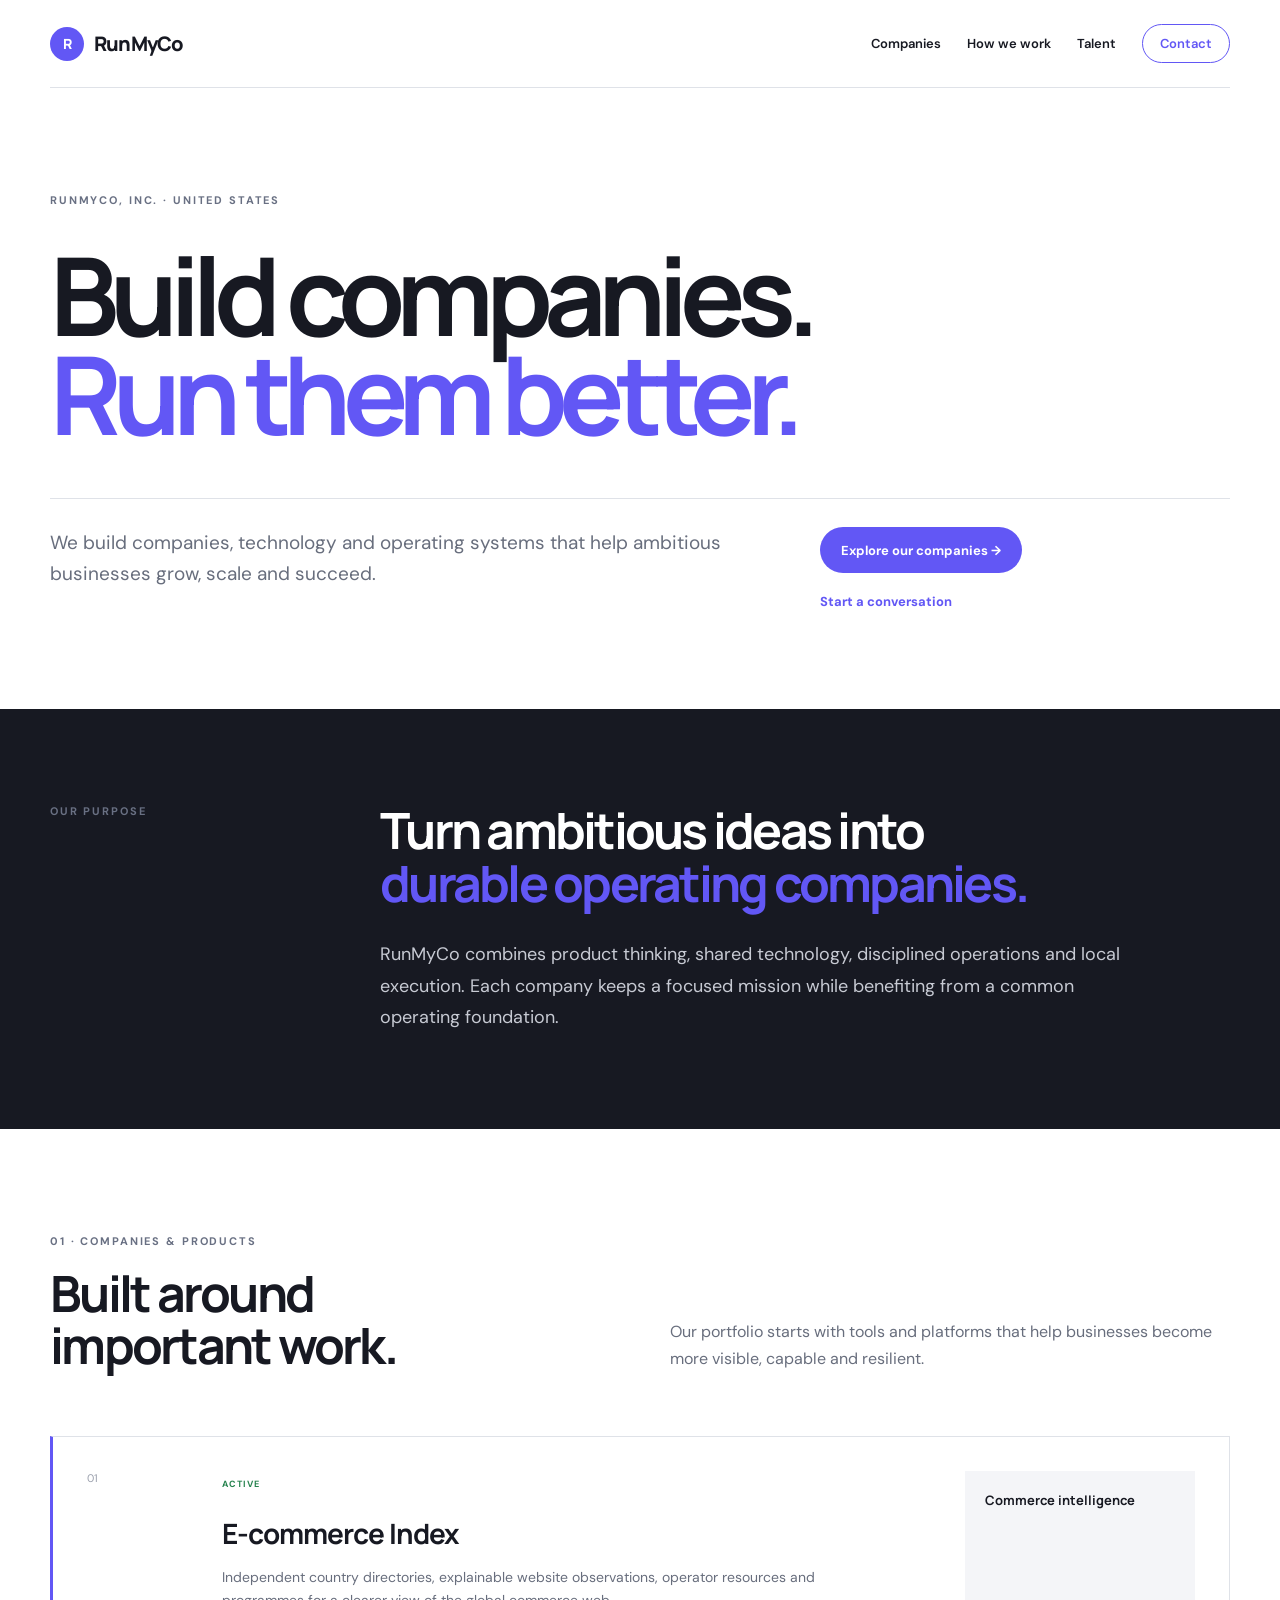
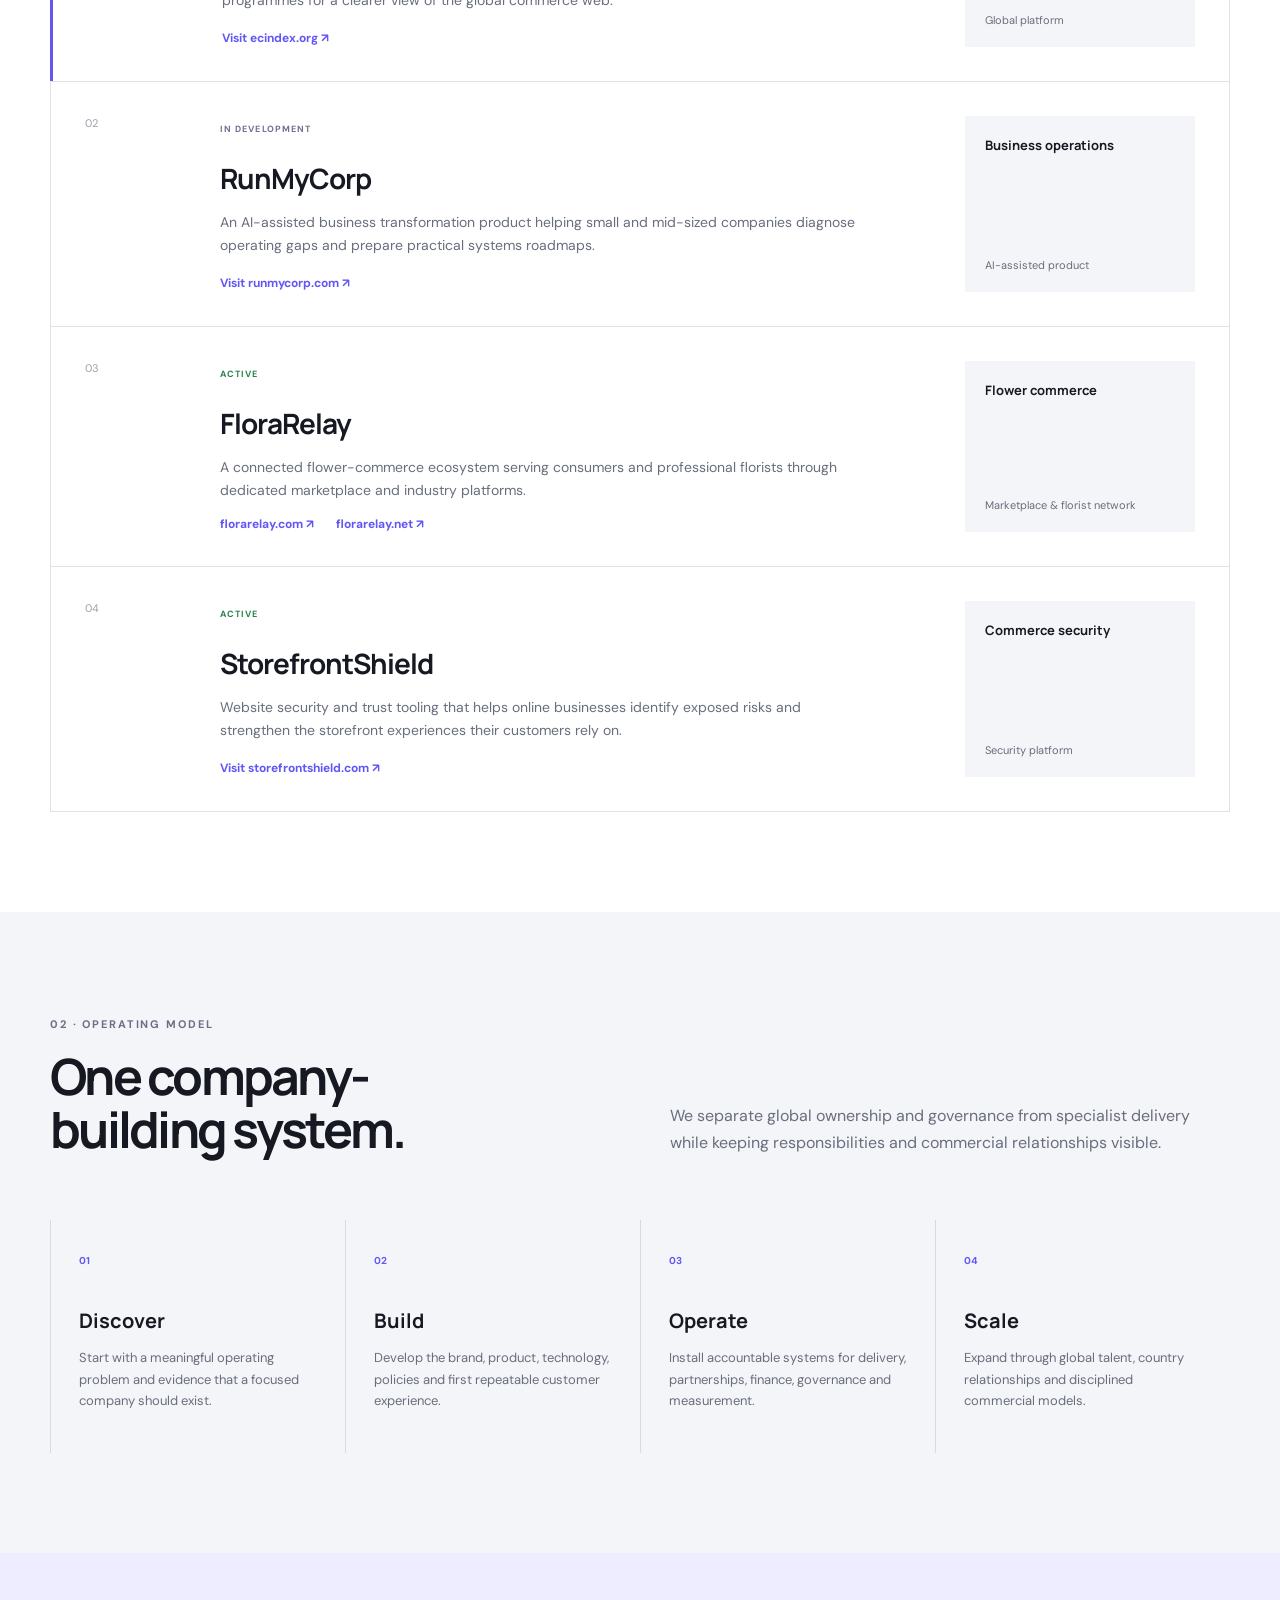
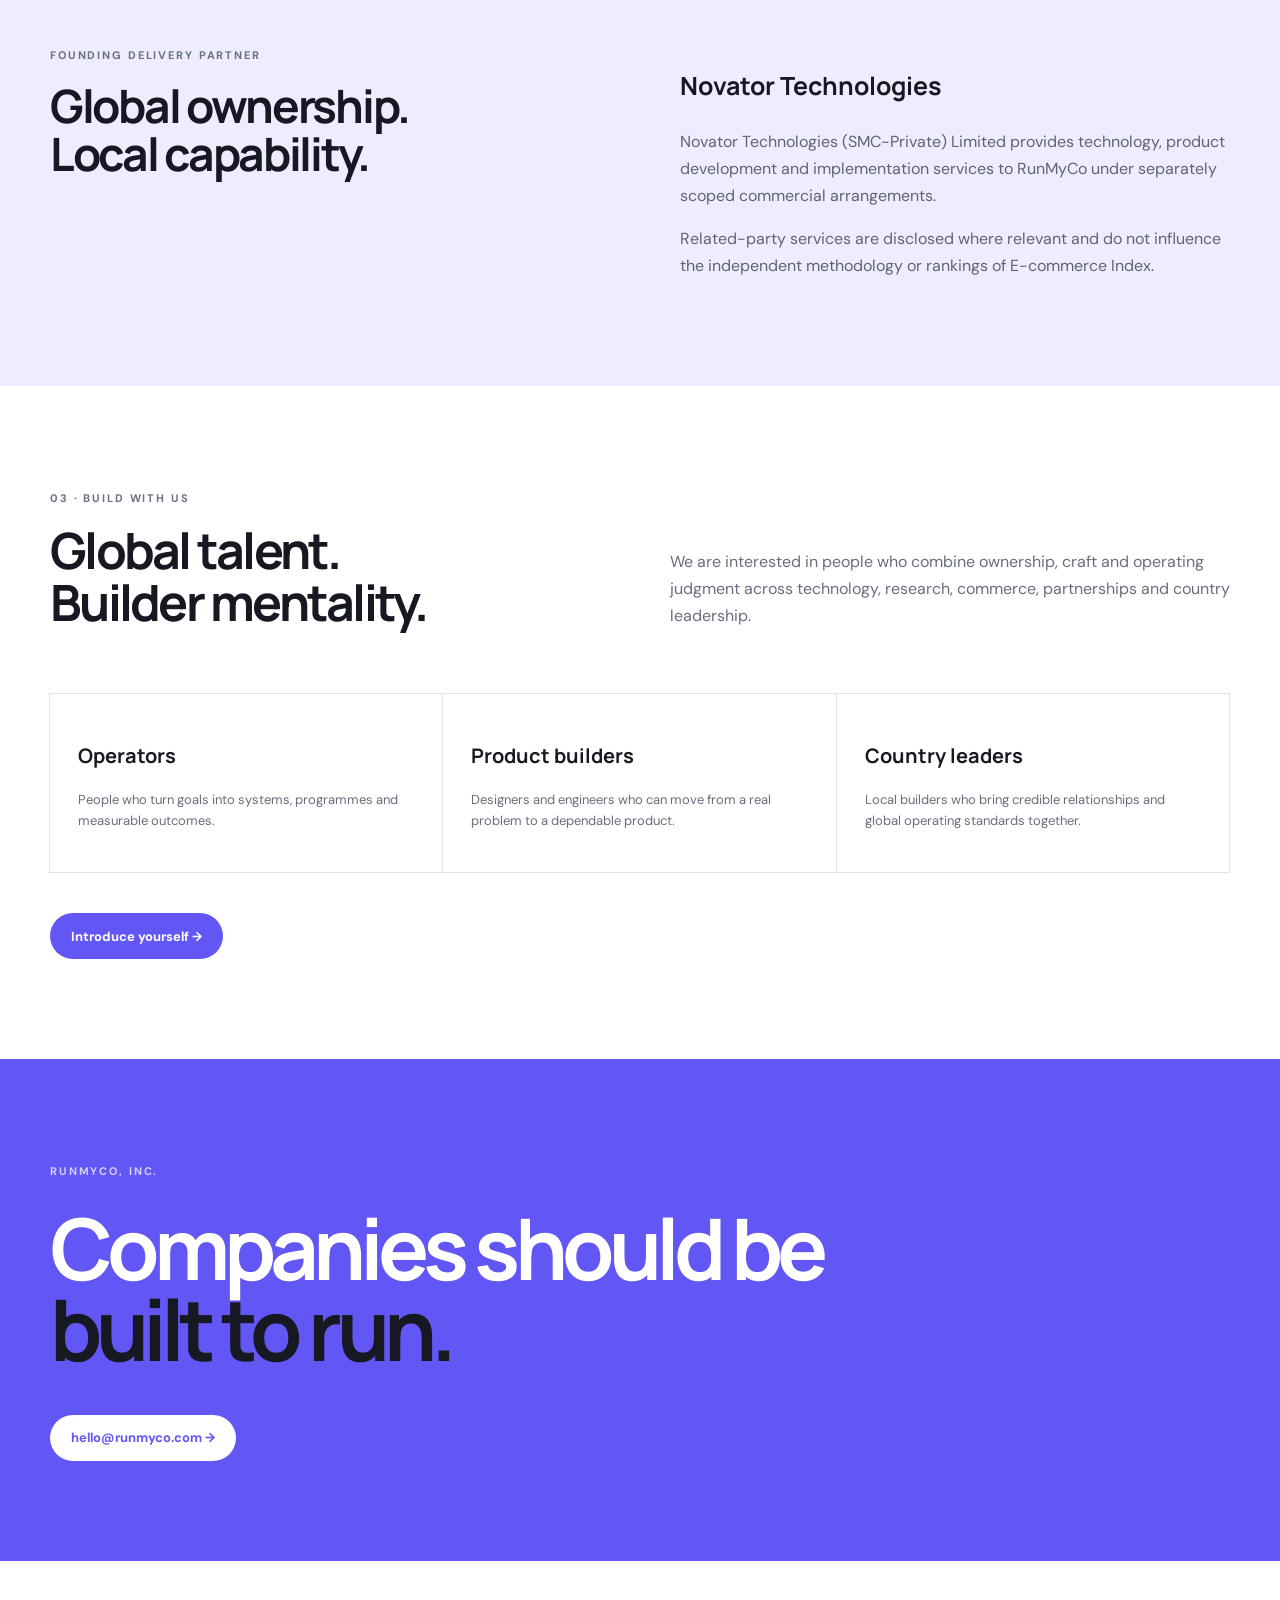
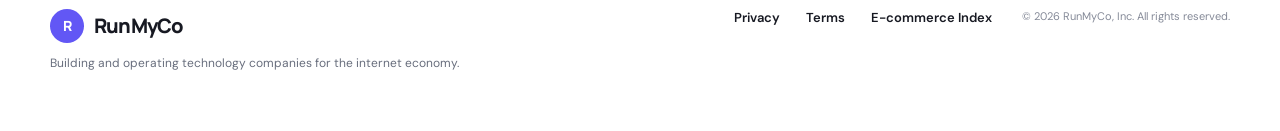
<file: index.html>
<!doctype html><html lang="en"><head><meta charset="UTF-8"><meta name="viewport" content="width=device-width,initial-scale=1"><meta name="description" content="RunMyCo, Inc. builds and operates technology companies that help businesses grow, scale and succeed."><link rel="canonical" href="https://runmyco.com/"><meta property="og:title" content="RunMyCo, Inc."><meta property="og:description" content="Build companies. Run them better."><meta property="og:url" content="https://runmyco.com/"><title>RunMyCo, Inc. — Build companies. Run them better.</title><link rel="preconnect" href="https://fonts.googleapis.com"><link rel="preconnect" href="https://fonts.gstatic.com" crossorigin><link href="https://fonts.googleapis.com/css2?family=DM+Sans:wght@400;500;600;700&family=Manrope:wght@500;600;700;800&display=swap" rel="stylesheet"><link rel="stylesheet" href="/styles.css"><link rel="icon" href="/favicon.svg" type="image/svg+xml"></head><body>
<link rel="stylesheet" href="/home-polish.css?v=20260715-3">
<header class="shell"><a class="brand" href="/"><span>R</span>RunMyCo</a><button class="menu-toggle" type="button" aria-expanded="false" aria-controls="primary-navigation" aria-label="Open navigation"><span></span><span></span><span></span></button><nav id="primary-navigation" aria-label="Primary navigation"><a href="#portfolio">Companies</a><a href="#model">How we work</a><a href="#talent">Talent</a><a href="mailto:hello@runmyco.com" class="nav-cta">Contact</a></nav></header>
<main><section class="hero shell"><div class="eyebrow">RunMyCo, Inc. · United States</div><h1>Build companies.<br><i>Run them better.</i></h1><div class="hero-bottom"><p>We build companies, technology and operating systems that help ambitious businesses grow, scale and succeed.</p><div><a class="button primary" href="#portfolio">Explore our companies →</a><a class="text-link" href="mailto:hello@runmyco.com">Start a conversation</a></div></div></section>
<section class="statement"><div class="shell"><span>OUR PURPOSE</span><h2>Turn ambitious ideas into<br><i>durable operating companies.</i></h2><p>RunMyCo combines product thinking, shared technology, disciplined operations and local execution. Each company keeps a focused mission while benefiting from a common operating foundation.</p></div></section>
<section class="portfolio shell" id="portfolio"><div class="section-intro"><div><span>01 · COMPANIES & PRODUCTS</span><h2>Built around important work.</h2></div><p>Our portfolio starts with tools and platforms that help businesses become more visible, capable and resilient.</p></div><article class="company featured"><div class="company-no">01</div><div><span class="status active">ACTIVE</span><h3>E-commerce Index</h3><p>Independent country directories, explainable website observations, operator resources and programmes for a clearer view of the global commerce web.</p><a href="https://ecindex.org" target="_blank" rel="noopener">Visit ecindex.org ↗</a></div><aside><b>Commerce intelligence</b><span>Global platform</span></aside></article><article class="company"><div class="company-no">02</div><div><span class="status development">IN DEVELOPMENT</span><h3>RunMyCorp</h3><p>An AI-assisted business transformation product helping small and mid-sized companies diagnose operating gaps and prepare practical systems roadmaps.</p><a href="https://runmycorp.com" target="_blank" rel="noopener">Visit runmycorp.com ↗</a></div><aside><b>Business operations</b><span>AI-assisted product</span></aside></article><article class="company"><div class="company-no">03</div><div><span class="status active">ACTIVE</span><h3>FloraRelay</h3><p>A connected flower-commerce ecosystem serving consumers and professional florists through dedicated marketplace and industry platforms.</p><div class="company-links"><a href="https://florarelay.com" target="_blank" rel="noopener">florarelay.com ↗</a><a href="https://florarelay.net" target="_blank" rel="noopener">florarelay.net ↗</a></div></div><aside><b>Flower commerce</b><span>Marketplace &amp; florist network</span></aside></article><article class="company"><div class="company-no">04</div><div><span class="status active">ACTIVE</span><h3>StorefrontShield</h3><p>Website security and trust tooling that helps online businesses identify exposed risks and strengthen the storefront experiences their customers rely on.</p><a href="https://storefrontshield.com" target="_blank" rel="noopener">Visit storefrontshield.com ↗</a></div><aside><b>Commerce security</b><span>Security platform</span></aside></article></section>
<section class="model" id="model"><div class="shell"><div class="section-intro"><div><span>02 · OPERATING MODEL</span><h2>One company-building system.</h2></div><p>We separate global ownership and governance from specialist delivery while keeping responsibilities and commercial relationships visible.</p></div><div class="model-grid"><article><b>01</b><h3>Discover</h3><p>Start with a meaningful operating problem and evidence that a focused company should exist.</p></article><article><b>02</b><h3>Build</h3><p>Develop the brand, product, technology, policies and first repeatable customer experience.</p></article><article><b>03</b><h3>Operate</h3><p>Install accountable systems for delivery, partnerships, finance, governance and measurement.</p></article><article><b>04</b><h3>Scale</h3><p>Expand through global talent, country relationships and disciplined commercial models.</p></article></div></div></section>
<section class="partner"><div class="shell partner-grid"><div><span>FOUNDING DELIVERY PARTNER</span><h2>Global ownership.<br>Local capability.</h2></div><div><h3>Novator Technologies</h3><p>Novator Technologies (SMC-Private) Limited provides technology, product development and implementation services to RunMyCo under separately scoped commercial arrangements.</p><p>Related-party services are disclosed where relevant and do not influence the independent methodology or rankings of E-commerce Index.</p></div></div></section>
<section class="talent shell" id="talent"><div class="section-intro"><div><span>03 · BUILD WITH US</span><h2>Global talent.<br>Builder mentality.</h2></div><p>We are interested in people who combine ownership, craft and operating judgment across technology, research, commerce, partnerships and country leadership.</p></div><div class="talent-grid"><article><h3>Operators</h3><p>People who turn goals into systems, programmes and measurable outcomes.</p></article><article><h3>Product builders</h3><p>Designers and engineers who can move from a real problem to a dependable product.</p></article><article><h3>Country leaders</h3><p>Local builders who bring credible relationships and global operating standards together.</p></article></div><a class="button primary" href="mailto:hello@runmyco.com?subject=Building%20with%20RunMyCo&body=Name%3A%0ACountry%3A%0AProfessional%20profile%3A%0AArea%20of%20interest%3A%0AWhat%20you%20would%20like%20to%20build%3A%0A">Introduce yourself →</a></section>
<section class="closing"><div class="shell"><span>RUNMYCO, INC.</span><h2>Companies should be<br><i>built to run.</i></h2><a class="button light" href="mailto:hello@runmyco.com">hello@runmyco.com →</a></div></section></main>
<footer class="shell"><div><a class="brand" href="/"><span>R</span>RunMyCo</a><p>Building and operating technology companies for the internet economy.</p></div><nav aria-label="Footer navigation"><a href="/privacy/">Privacy</a><a href="/terms/">Terms</a><a href="https://ecindex.org">E-commerce Index</a></nav><small>© 2026 RunMyCo, Inc. All rights reserved.</small></footer><script src="/mobile-menu.js" defer></script></body></html>
</file>
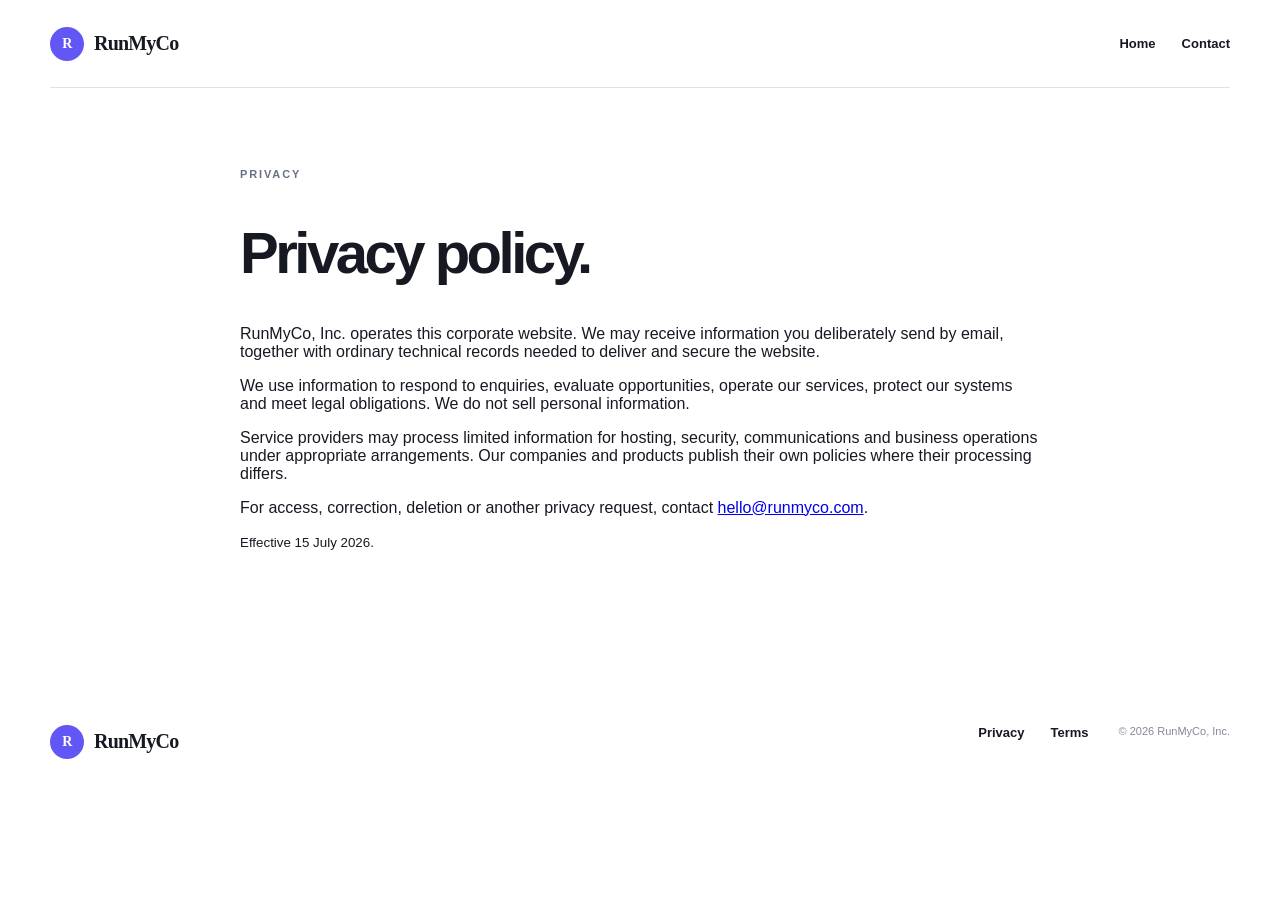
<file: privacy/index.html>
<!doctype html><html lang="en"><head><meta charset="UTF-8"><meta name="viewport" content="width=device-width,initial-scale=1"><title>Privacy — RunMyCo, Inc.</title><link rel="stylesheet" href="/styles.css"></head><body><header class="shell"><a class="brand" href="/"><span>R</span>RunMyCo</a><nav><a href="/">Home</a><a href="mailto:hello@runmyco.com">Contact</a></nav></header><main class="shell" style="max-width:800px;padding:80px 0 110px"><div class="eyebrow">Privacy</div><h1 style="font:700 58px Manrope,sans-serif;letter-spacing:-.06em">Privacy policy.</h1><p>RunMyCo, Inc. operates this corporate website. We may receive information you deliberately send by email, together with ordinary technical records needed to deliver and secure the website.</p><p>We use information to respond to enquiries, evaluate opportunities, operate our services, protect our systems and meet legal obligations. We do not sell personal information.</p><p>Service providers may process limited information for hosting, security, communications and business operations under appropriate arrangements. Our companies and products publish their own policies where their processing differs.</p><p>For access, correction, deletion or another privacy request, contact <a href="mailto:hello@runmyco.com">hello@runmyco.com</a>.</p><p><small>Effective 15 July 2026.</small></p></main><footer class="shell"><div><a class="brand" href="/"><span>R</span>RunMyCo</a></div><nav><a href="/privacy/">Privacy</a><a href="/terms/">Terms</a></nav><small>© 2026 RunMyCo, Inc.</small></footer></body></html>
</file>
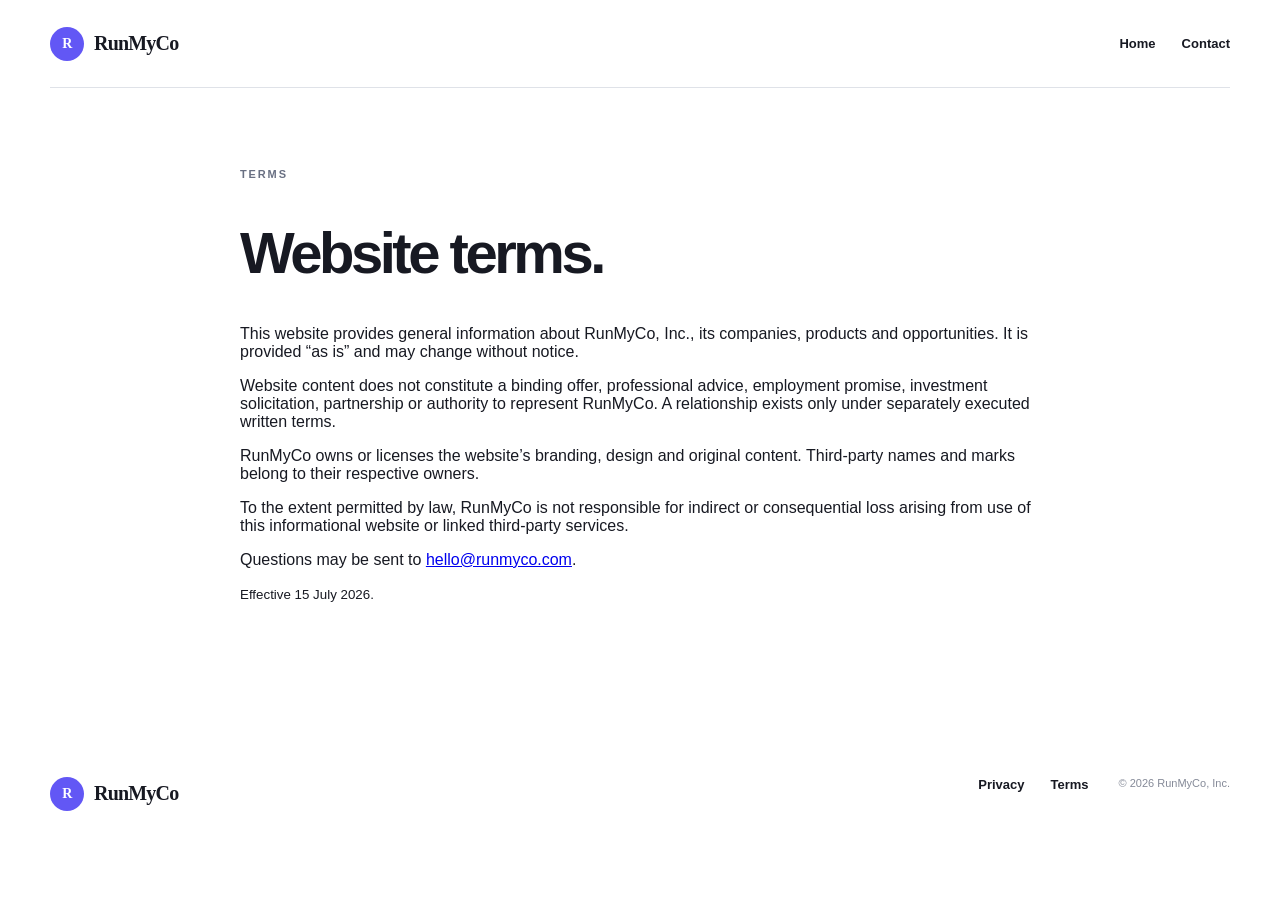
<file: terms/index.html>
<!doctype html><html lang="en"><head><meta charset="UTF-8"><meta name="viewport" content="width=device-width,initial-scale=1"><title>Terms — RunMyCo, Inc.</title><link rel="stylesheet" href="/styles.css"></head><body><header class="shell"><a class="brand" href="/"><span>R</span>RunMyCo</a><nav><a href="/">Home</a><a href="mailto:hello@runmyco.com">Contact</a></nav></header><main class="shell" style="max-width:800px;padding:80px 0 110px"><div class="eyebrow">Terms</div><h1 style="font:700 58px Manrope,sans-serif;letter-spacing:-.06em">Website terms.</h1><p>This website provides general information about RunMyCo, Inc., its companies, products and opportunities. It is provided “as is” and may change without notice.</p><p>Website content does not constitute a binding offer, professional advice, employment promise, investment solicitation, partnership or authority to represent RunMyCo. A relationship exists only under separately executed written terms.</p><p>RunMyCo owns or licenses the website’s branding, design and original content. Third-party names and marks belong to their respective owners.</p><p>To the extent permitted by law, RunMyCo is not responsible for indirect or consequential loss arising from use of this informational website or linked third-party services.</p><p>Questions may be sent to <a href="mailto:hello@runmyco.com">hello@runmyco.com</a>.</p><p><small>Effective 15 July 2026.</small></p></main><footer class="shell"><div><a class="brand" href="/"><span>R</span>RunMyCo</a></div><nav><a href="/privacy/">Privacy</a><a href="/terms/">Terms</a></nav><small>© 2026 RunMyCo, Inc.</small></footer></body></html>
</file>
<file: styles.css>
:root{--ink:#171922;--muted:#686e7d;--rule:#dfe2e8;--soft:#f4f5f8;--purple:#6257f5;--lavender:#eeecff}*{box-sizing:border-box}html{scroll-behavior:smooth}body{margin:0;color:var(--ink);font-family:"DM Sans",sans-serif}.shell{margin:auto;width:min(1180px,calc(100% - 40px))}header{align-items:center;border-bottom:1px solid var(--rule);display:flex;height:88px;justify-content:space-between}.brand{align-items:center;color:var(--ink);display:flex;font:800 20px "Manrope";gap:10px;letter-spacing:-.04em;text-decoration:none}.brand span{background:var(--purple);border-radius:50%;color:#fff;display:grid;font-size:14px;height:34px;place-items:center;width:34px}header nav,footer nav{align-items:center;display:flex;gap:26px}header nav a,footer nav a{color:var(--ink);font-size:13px;font-weight:600;text-decoration:none}.nav-cta{border:1px solid var(--purple);border-radius:99px;color:var(--purple)!important;padding:10px 17px}.hero{padding:105px 0 95px}.eyebrow,.section-intro span,.statement span,.partner span,.closing span{color:#697083;font-size:11px;font-weight:700;letter-spacing:.17em;text-transform:uppercase}.hero h1{font:700 clamp(60px,8.5vw,118px)/.91 "Manrope";letter-spacing:-.08em;margin:38px 0 55px}.hero h1 i,.statement h2 i,.closing h2 i{color:var(--purple);font-style:normal}.hero-bottom{border-top:1px solid var(--rule);display:grid;gap:75px;grid-template-columns:1fr 410px;padding-top:28px}.hero-bottom p{color:var(--muted);font-size:19px;line-height:1.65;margin:0;max-width:720px}.hero-bottom>div{align-items:flex-start;display:flex;flex-direction:column;gap:16px}.button{border-radius:99px;display:inline-flex;font-size:13px;font-weight:700;padding:14px 21px;text-decoration:none}.primary{background:var(--purple);color:#fff}.text-link{color:var(--purple);font-size:12px;font-weight:700;text-decoration:none}.statement{background:var(--ink);color:#fff;padding:95px 0}.statement .shell{display:grid;gap:60px;grid-template-columns:210px 1fr}.statement h2{font:700 50px/1.05 "Manrope";letter-spacing:-.055em;margin:0}.statement p{color:#c7cad3;line-height:1.7;max-width:720px}.portfolio,.talent{padding:100px 0}.section-intro{display:grid;gap:60px;grid-template-columns:1fr 1fr;margin-bottom:48px}.section-intro h2{font:700 50px/1.05 "Manrope";letter-spacing:-.055em;margin:17px 0}.section-intro>p{align-self:end;color:var(--muted);line-height:1.7}.company{border:1px solid var(--rule);display:grid;gap:35px;grid-template-columns:100px 1fr 230px;margin-top:-1px;padding:34px}.company-no{color:#9ba0ad;font-size:11px}.company .status{font-size:9px;font-weight:700;letter-spacing:.12em}.status.active{color:#26834e}.status.development{color:#756e91}.company h3{font:700 28px "Manrope";letter-spacing:-.035em;margin:22px 0 10px}.company p{color:var(--muted);font-size:14px;line-height:1.65;max-width:650px}.company a{color:var(--purple);font-size:12px;font-weight:700;text-decoration:none}.company aside{align-items:flex-start;background:var(--soft);display:flex;flex-direction:column;padding:20px}.company aside b{font:700 13px "Manrope"}.company aside span{color:var(--muted);font-size:11px;margin-top:auto}.company.featured{border-left:3px solid var(--purple)}.model{background:var(--soft);padding:100px 0}.model-grid{display:grid;grid-template-columns:repeat(4,1fr)}.model-grid article{border-left:1px solid #d7dae2;padding:28px}.model-grid b{color:var(--purple);font-size:10px}.model-grid h3{font:700 20px "Manrope";margin:38px 0 10px}.model-grid p,.talent-grid p{color:var(--muted);font-size:13px;line-height:1.65}.partner{background:var(--lavender);padding:90px 0}.partner-grid{display:grid;gap:80px;grid-template-columns:1fr 1fr}.partner h2{font:700 46px/1.05 "Manrope";letter-spacing:-.05em;margin:18px 0}.partner h3{font:700 25px "Manrope"}.partner p{color:#5f6474;line-height:1.7}.talent-grid{display:grid;grid-template-columns:repeat(3,1fr);margin-bottom:40px}.talent-grid article{border:1px solid var(--rule);margin:-1px 0 0 -1px;padding:28px}.talent-grid h3{font:700 20px "Manrope"}.closing{background:var(--purple);color:#fff;padding:100px 0}.closing span{color:#d4d0ff}.closing h2{font:700 clamp(50px,7vw,85px)/.95 "Manrope";letter-spacing:-.07em;margin:28px 0 45px}.closing h2 i{color:#171922}.button.light{background:#fff;color:var(--purple)}footer{align-items:start;display:grid;gap:30px;grid-template-columns:1fr auto auto;padding:48px 0}footer p{color:var(--muted);font-size:12px}footer small{color:#858a98;font-size:11px}@media(max-width:850px){header nav a:not(.nav-cta){display:none}.hero-bottom,.statement .shell,.section-intro,.partner-grid{grid-template-columns:1fr}.company{grid-template-columns:55px 1fr}.company aside{grid-column:2}.model-grid,.talent-grid{grid-template-columns:1fr 1fr}footer{grid-template-columns:1fr}}@media(max-width:580px){.hero{padding:70px 0}.hero h1{font-size:clamp(52px,15vw,72px)}.company{grid-template-columns:1fr;padding:25px}.company aside{grid-column:auto}.model-grid,.talent-grid{grid-template-columns:1fr}.portfolio,.talent,.model{padding:70px 0}.statement h2,.section-intro h2,.partner h2{font-size:39px}}
</file>
<file: home-polish.css>
/* Homepage finishing and responsive safeguards. */
#portfolio,
#model,
#talent {
  scroll-margin-top: 28px;
}

a {
  transition: color 0.2s ease, background-color 0.2s ease,
    border-color 0.2s ease, transform 0.2s ease;
}

header nav a:not(.nav-cta):hover,
footer nav a:hover,
.text-link:hover,
.company a:hover {
  color: var(--purple);
}

.nav-cta:hover {
  background: var(--purple);
  color: #fff !important;
}

.button {
  align-items: center;
  justify-content: center;
  min-height: 46px;
}

.button:hover {
  transform: translateY(-2px);
}

.primary:hover {
  background: #4d43dc;
}

.text-link {
  font-size: 13px;
  padding: 4px 0;
}

.brand:focus-visible,
a:focus-visible {
  outline: 3px solid rgba(98, 87, 245, 0.32);
  outline-offset: 4px;
}

.hero h1,
.statement h2,
.section-intro h2,
.partner h2,
.closing h2 {
  text-wrap: balance;
}

.hero-bottom p {
  text-wrap: pretty;
}

.statement .shell {
  align-items: start;
  column-gap: 110px;
  grid-template-columns: 220px minmax(0, 1fr);
  row-gap: 30px;
}

.statement h2 {
  max-width: 900px;
}

.statement p {
  font-size: 18px;
  grid-column: 2;
  line-height: 1.75;
  margin: 0;
  max-width: 760px;
}

.company {
  transition: border-color 0.2s ease, transform 0.2s ease,
    box-shadow 0.2s ease;
}

.company-links {
  display: flex;
  flex-wrap: wrap;
  gap: 10px 22px;
}

.company:hover {
  border-color: #c9c5ff;
  box-shadow: 0 14px 34px rgba(23, 25, 34, 0.06);
  position: relative;
  transform: translateY(-2px);
  z-index: 1;
}

footer nav {
  flex-wrap: wrap;
  justify-content: center;
}

.menu-toggle {
  background: transparent;
  border: 0;
  cursor: pointer;
  display: none;
  height: 44px;
  padding: 10px;
  position: relative;
  width: 44px;
  z-index: 20;
}

.menu-toggle span {
  background: var(--ink);
  display: block;
  height: 2px;
  margin: 5px 0;
  transform-origin: center;
  transition: opacity 0.2s ease, transform 0.2s ease;
  width: 24px;
}

.menu-toggle:focus-visible {
  outline: 3px solid rgba(98, 87, 245, 0.32);
  outline-offset: 2px;
}

@media (max-width: 850px) {
  header {
    position: relative;
  }

  .menu-toggle {
    display: block;
  }

  header nav {
    align-items: stretch;
    background: #fff;
    border-bottom: 1px solid var(--rule);
    box-shadow: 0 18px 32px rgba(23, 25, 34, 0.08);
    display: flex;
    flex-direction: column;
    gap: 0;
    left: calc((100vw - 100%) / -2);
    opacity: 0;
    padding: 18px max(20px, calc((100vw - 1180px) / 2));
    pointer-events: none;
    position: absolute;
    right: calc((100vw - 100%) / -2);
    top: 100%;
    transform: translateY(-10px);
    transition: opacity 0.2s ease, transform 0.2s ease;
    visibility: hidden;
    z-index: 15;
  }

  header nav a:not(.nav-cta) {
    border-bottom: 1px solid var(--rule);
    display: block;
  }

  header nav a {
    font-size: 16px;
    padding: 16px 0;
  }

  header nav .nav-cta {
    margin-top: 16px;
    text-align: center;
  }

  header.menu-open nav {
    opacity: 1;
    pointer-events: auto;
    transform: translateY(0);
    visibility: visible;
  }

  header.menu-open .menu-toggle span:nth-child(1) {
    transform: translateY(7px) rotate(45deg);
  }

  header.menu-open .menu-toggle span:nth-child(2) {
    opacity: 0;
  }

  header.menu-open .menu-toggle span:nth-child(3) {
    transform: translateY(-7px) rotate(-45deg);
  }

  body.menu-open {
    overflow: hidden;
  }

  .hero {
    padding: 82px 0 78px;
  }

  .hero h1 {
    margin: 32px 0 44px;
  }

  .hero-bottom {
    gap: 32px;
  }

  .statement .shell {
    gap: 26px;
    grid-template-columns: 1fr;
  }

  .statement p {
    font-size: 17px;
    grid-column: 1;
  }

  footer nav {
    justify-content: flex-start;
  }
}

@media (max-width: 580px) {
  .shell {
    width: min(100% - 28px, 1180px);
  }

  header {
    height: 76px;
  }

  .brand {
    font-size: 18px;
  }

  .brand span {
    height: 31px;
    width: 31px;
  }

  .nav-cta {
    padding: 9px 14px;
  }

  .hero {
    padding: 60px 0 68px;
  }

  .hero h1 {
    font-size: clamp(44px, 14.2vw, 66px);
    letter-spacing: -0.07em;
    line-height: 0.94;
    margin: 28px 0 38px;
  }

  .hero-bottom {
    padding-top: 24px;
  }

  .hero-bottom p {
    font-size: 17px;
    line-height: 1.55;
  }

  .hero-bottom > div,
  .hero-bottom .button {
    width: 100%;
  }

  .statement,
  .partner,
  .closing {
    padding: 72px 0;
  }

  .statement .shell {
    gap: 30px;
  }

  .statement h2 br,
  .partner h2 br,
  .closing h2 br {
    display: none;
  }

  .section-intro {
    gap: 18px;
    margin-bottom: 34px;
  }

  .company:hover {
    transform: none;
  }

  .model-grid article,
  .talent-grid article {
    padding: 24px;
  }

  footer {
    padding: 38px 0;
  }

  footer nav {
    gap: 18px;
  }

  footer small {
    line-height: 1.5;
  }
}

@media (prefers-reduced-motion: reduce) {
  html {
    scroll-behavior: auto;
  }

  a,
  .company,
  .menu-toggle span,
  header nav {
    transition: none;
  }

  .button:hover,
  .company:hover {
    transform: none;
  }
}
</file>
